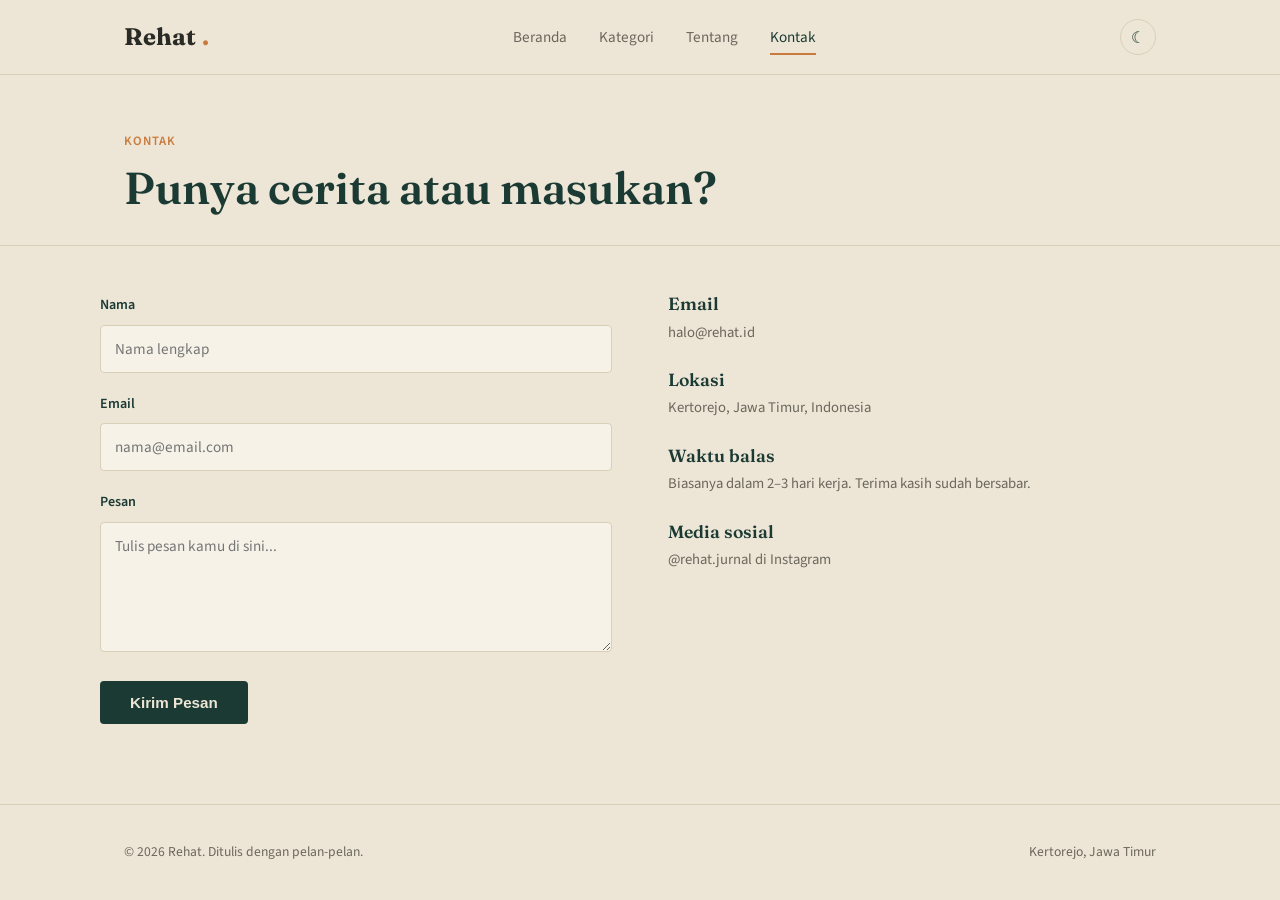
<file: contact.html>
<!DOCTYPE html>
<html lang="id">
<head>
<meta charset="UTF-8">
<meta name="viewport" content="width=device-width, initial-scale=1.0">
<title>Kontak — Rehat</title>
<style>
@import url('https://fonts.googleapis.com/css2?family=Fraunces:opsz,wght@9..144,400;9..144,600;9..144,700&family=Source+Sans+3:wght@400;500;600;700&display=swap');

:root{
  --ink:#1B3A34;
  --paper:#EDE6D6;
  --paper-light:#F6F2E8;
  --ochre:#C97A3D;
  --sage:#8FA68E;
  --line:#D8CFB8;
  --text:#2A2A26;
  --muted:#6B675C;
  --radius:4px;
  --maxw:1080px;
}

[data-theme="dark"]{
  --ink:#EDE6D6;
  --paper:#1B2321;
  --paper-light:#212B28;
  --ochre:#E19660;
  --sage:#8FA68E;
  --line:#33423D;
  --text:#EDE6D6;
  --muted:#A6A196;
}

*{box-sizing:border-box;margin:0;padding:0;}

html{scroll-behavior:smooth;}

body{
  background:var(--paper);
  color:var(--text);
  font-family:'Source Sans 3',sans-serif;
  line-height:1.6;
  transition:background .3s ease,color .3s ease;
}

h1,h2,h3,.display{
  font-family:'Fraunces',serif;
  color:var(--ink);
  font-weight:600;
  line-height:1.15;
}

a{color:inherit;text-decoration:none;}

img{max-width:100%;display:block;}

.wrap{max-width:var(--maxw);margin:0 auto;padding:0 24px;}

/* ===== NAVBAR ===== */
.navbar{
  border-bottom:1px solid var(--line);
  position:sticky;top:0;
  background:var(--paper);
  z-index:100;
}
.nav-inner{
  max-width:var(--maxw);margin:0 auto;padding:18px 24px;
  display:flex;align-items:center;justify-content:space-between;
}
.brand{
  font-family:'Fraunces',serif;font-size:1.5rem;font-weight:700;
  display:flex;align-items:baseline;gap:6px;
}
.brand span{color:var(--ochre);}
.nav-links{display:flex;gap:32px;align-items:center;}
.nav-links a{
  font-size:.95rem;color:var(--muted);
  position:relative;padding:4px 0;
}
.nav-links a:hover,.nav-links a.active{color:var(--ink);}
.nav-links a.active::after{
  content:"";position:absolute;left:0;bottom:-2px;width:100%;height:2px;background:var(--ochre);
}
.nav-actions{display:flex;align-items:center;gap:14px;}
.theme-toggle{
  border:1px solid var(--line);background:transparent;color:var(--ink);
  width:36px;height:36px;border-radius:50%;cursor:pointer;font-size:1rem;
  display:flex;align-items:center;justify-content:center;
}
.hamburger{display:none;flex-direction:column;gap:5px;background:none;border:none;cursor:pointer;}
.hamburger span{width:24px;height:2px;background:var(--ink);}

@media(max-width:768px){
  .nav-links{
    position:fixed;top:69px;left:0;right:0;background:var(--paper);
    flex-direction:column;padding:20px 24px;gap:18px;
    border-bottom:1px solid var(--line);
    transform:translateY(-150%);transition:transform .3s ease;
  }
  .nav-links.open{transform:translateY(0);}
  .hamburger{display:flex;}
}

/* ===== HERO ===== */
.hero{
  padding:72px 0 56px;border-bottom:1px solid var(--line);
}
.hero .eyebrow{
  color:var(--ochre);font-weight:600;letter-spacing:.08em;text-transform:uppercase;font-size:.8rem;
  display:block;margin-bottom:14px;
}
.hero h1{font-size:clamp(2.2rem,5vw,3.6rem);max-width:720px;}
.hero p{margin-top:18px;max-width:560px;color:var(--muted);font-size:1.1rem;}
.hero-search{
  margin-top:32px;display:flex;gap:0;max-width:480px;
  border:1px solid var(--ink);border-radius:var(--radius);overflow:hidden;
}
.hero-search input{
  flex:1;border:none;padding:12px 16px;background:var(--paper-light);color:var(--text);font-size:.95rem;
}
.hero-search input:focus{outline:none;}
.hero-search button{
  border:none;background:var(--ink);color:var(--paper);padding:0 20px;cursor:pointer;font-weight:600;
}

/* ===== LAYOUT: main + sidebar ===== */
.content-layout{
  display:grid;grid-template-columns:1fr 260px;gap:48px;padding:48px 0 80px;
}
@media(max-width:860px){.content-layout{grid-template-columns:1fr;}}

.section-label{
  font-size:.78rem;letter-spacing:.1em;text-transform:uppercase;color:var(--muted);
  border-bottom:1px solid var(--line);padding-bottom:10px;margin-bottom:24px;
}

/* ===== ARTICLE CARDS ===== */
.article-grid{display:grid;grid-template-columns:1fr;gap:0;}
.card{
  display:grid;grid-template-columns:180px 1fr;gap:20px;
  padding:26px 0;border-bottom:1px solid var(--line);
}
.card:first-child{padding-top:0;}
.card-img{
  width:100%;aspect-ratio:4/3;border-radius:var(--radius);overflow:hidden;background:var(--sage);
}
.card-img img{width:100%;height:100%;object-fit:cover;}
.card-meta{
  font-size:.78rem;color:var(--ochre);font-weight:600;text-transform:uppercase;letter-spacing:.06em;
  margin-bottom:8px;
}
.card h3{font-size:1.3rem;margin-bottom:8px;}
.card h3 a:hover{color:var(--ochre);}
.card p{color:var(--muted);font-size:.95rem;}
.card .date{color:var(--muted);font-size:.82rem;margin-top:10px;display:block;}

@media(max-width:560px){
  .card{grid-template-columns:110px 1fr;gap:14px;}
  .card h3{font-size:1.05rem;}
}

/* ===== SIDEBAR ===== */
.sidebar-block{margin-bottom:40px;}
.cat-list{list-style:none;}
.cat-list li{border-bottom:1px solid var(--line);}
.cat-list a{
  display:flex;justify-content:space-between;padding:11px 0;color:var(--text);font-size:.95rem;
}
.cat-list a:hover{color:var(--ochre);}
.cat-list .count{color:var(--muted);font-size:.82rem;}

.about-box{
  background:var(--paper-light);border:1px solid var(--line);border-radius:var(--radius);
  padding:22px;
}
.about-box img{width:56px;height:56px;border-radius:50%;object-fit:cover;margin-bottom:12px;}
.about-box p{font-size:.9rem;color:var(--muted);}

/* ===== FOOTER ===== */
footer{
  border-top:1px solid var(--line);padding:36px 0;
}
.footer-inner{
  display:flex;justify-content:space-between;align-items:center;flex-wrap:wrap;gap:12px;
  font-size:.85rem;color:var(--muted);
}

/* ===== PAGE HEADER (non-home pages) ===== */
.page-header{padding:56px 0 32px;border-bottom:1px solid var(--line);}
.page-header .eyebrow{
  color:var(--ochre);font-weight:600;letter-spacing:.08em;text-transform:uppercase;font-size:.8rem;
  display:block;margin-bottom:10px;
}
.page-header h1{font-size:clamp(2rem,4vw,2.8rem);}

/* ===== ARTICLE PAGE ===== */
.article-hero-img{
  width:100%;aspect-ratio:16/7;border-radius:var(--radius);overflow:hidden;margin:32px 0;background:var(--sage);
}
.article-hero-img img{width:100%;height:100%;object-fit:cover;}
.article-body{max-width:720px;margin:0 auto;padding:0 0 60px;}
.article-body .cat-tag{
  color:var(--ochre);font-weight:600;text-transform:uppercase;font-size:.78rem;letter-spacing:.06em;
}
.article-body h1{font-size:clamp(2rem,4.5vw,2.9rem);margin:14px 0 18px;}
.article-meta{
  display:flex;gap:18px;color:var(--muted);font-size:.88rem;padding-bottom:26px;border-bottom:1px solid var(--line);
  flex-wrap:wrap;
}
.article-content{font-size:1.08rem;padding-top:30px;}
.article-content p{margin-bottom:20px;color:var(--text);}
.article-content h2{font-size:1.5rem;margin:34px 0 14px;}
.article-content blockquote{
  border-left:3px solid var(--ochre);padding:6px 0 6px 20px;margin:26px 0;
  font-family:'Fraunces',serif;font-style:italic;font-size:1.2rem;color:var(--ink);
}
.reading-bar{
  position:fixed;top:0;left:0;height:3px;background:var(--ochre);width:0%;z-index:200;transition:width .1s ease;
}
.related{margin-top:56px;padding-top:32px;border-top:1px solid var(--line);}
.related h3{margin-bottom:20px;}
.related-grid{display:grid;grid-template-columns:repeat(3,1fr);gap:20px;}
@media(max-width:700px){.related-grid{grid-template-columns:1fr;}}
.related-card img{aspect-ratio:4/3;object-fit:cover;border-radius:var(--radius);margin-bottom:10px;}
.related-card h4{font-size:1rem;}

/* ===== CATEGORY PAGE ===== */
.filter-bar{display:flex;gap:10px;flex-wrap:wrap;padding:32px 0;}
.filter-btn{
  border:1px solid var(--line);background:transparent;color:var(--text);
  padding:8px 18px;border-radius:20px;cursor:pointer;font-size:.88rem;font-family:inherit;
}
.filter-btn.active,.filter-btn:hover{background:var(--ink);color:var(--paper);border-color:var(--ink);}
.cat-article-grid{
  display:grid;grid-template-columns:repeat(3,1fr);gap:26px;padding-bottom:70px;
}
@media(max-width:860px){.cat-article-grid{grid-template-columns:repeat(2,1fr);}}
@media(max-width:560px){.cat-article-grid{grid-template-columns:1fr;}}
.gcard{border:1px solid var(--line);border-radius:var(--radius);overflow:hidden;background:var(--paper-light);}
.gcard-img{aspect-ratio:4/3;background:var(--sage);}
.gcard-img img{width:100%;height:100%;object-fit:cover;}
.gcard-body{padding:16px;}
.gcard-body h4{font-size:1.05rem;margin-bottom:6px;}
.gcard-body p{font-size:.85rem;color:var(--muted);}
.hidden{display:none !important;}

/* ===== ABOUT PAGE ===== */
.about-hero{display:grid;grid-template-columns:220px 1fr;gap:40px;padding:48px 0;align-items:start;}
.about-hero img{border-radius:50%;aspect-ratio:1;object-fit:cover;}
@media(max-width:700px){.about-hero{grid-template-columns:1fr;}.about-hero img{width:140px;}}
.timeline{padding:40px 0 70px;}
.tl-item{
  display:grid;grid-template-columns:100px 1fr;gap:24px;padding:22px 0;border-bottom:1px solid var(--line);
}
.tl-item .yr{font-family:'Fraunces',serif;font-weight:600;color:var(--ochre);}
.values-grid{display:grid;grid-template-columns:repeat(3,1fr);gap:28px;padding-bottom:70px;}
@media(max-width:700px){.values-grid{grid-template-columns:1fr;}}
.value-card{border-top:2px solid var(--ochre);padding-top:16px;}

/* ===== CONTACT PAGE ===== */
.contact-layout{display:grid;grid-template-columns:1fr 1fr;gap:56px;padding:48px 0 80px;}
@media(max-width:800px){.contact-layout{grid-template-columns:1fr;}}
.form-group{margin-bottom:20px;}
.form-group label{display:block;font-size:.88rem;font-weight:600;margin-bottom:8px;color:var(--ink);}
.form-group input,.form-group textarea{
  width:100%;border:1px solid var(--line);background:var(--paper-light);color:var(--text);
  padding:12px 14px;border-radius:var(--radius);font-family:inherit;font-size:.95rem;
}
.form-group input:focus,.form-group textarea:focus{outline:2px solid var(--ochre);outline-offset:1px;}
.form-group textarea{resize:vertical;min-height:130px;}
.error-msg{color:#B3452C;font-size:.8rem;margin-top:6px;display:none;}
.form-group.error input,.form-group.error textarea{border-color:#B3452C;}
.form-group.error .error-msg{display:block;}
.btn-submit{
  background:var(--ink);color:var(--paper);border:none;padding:13px 30px;border-radius:var(--radius);
  font-weight:600;cursor:pointer;font-size:.95rem;
}
.btn-submit:hover{background:var(--ochre);}
.success-msg{
  background:var(--sage);color:#12241f;padding:16px 18px;border-radius:var(--radius);margin-top:18px;display:none;font-size:.9rem;
}
.info-block{margin-bottom:26px;}
.info-block h3{font-size:1.1rem;margin-bottom:6px;}
.info-block p{color:var(--muted);font-size:.92rem;}

</style>
</head>
<body>

<nav class="navbar">
  <div class="nav-inner">
    <a href="index.html" class="brand">Rehat<span>.</span></a>
    <div class="nav-links">
      <a href="index.html">Beranda</a>
      <a href="category.html">Kategori</a>
      <a href="about.html">Tentang</a>
      <a href="contact.html" class="active">Kontak</a>
    </div>
    <div class="nav-actions">
      <button class="theme-toggle" aria-label="Ganti tema">☾</button>
      <button class="hamburger" aria-label="Menu"><span></span><span></span><span></span></button>
    </div>
  </div>
</nav>

<header class="page-header">
  <div class="wrap">
    <span class="eyebrow">Kontak</span>
    <h1>Punya cerita atau masukan?</h1>
  </div>
</header>

<div class="wrap contact-layout">
  <div>
    <form id="contactForm" novalidate>
      <div class="form-group" id="nameGroup">
        <label for="name">Nama</label>
        <input type="text" id="name" placeholder="Nama lengkap">
        <span class="error-msg">Nama wajib diisi, minimal 2 karakter.</span>
      </div>
      <div class="form-group" id="emailGroup">
        <label for="email">Email</label>
        <input type="email" id="email" placeholder="nama@email.com">
        <span class="error-msg">Masukkan alamat email yang valid.</span>
      </div>
      <div class="form-group" id="messageGroup">
        <label for="message">Pesan</label>
        <textarea id="message" placeholder="Tulis pesan kamu di sini..."></textarea>
        <span class="error-msg">Pesan wajib diisi, minimal 10 karakter.</span>
      </div>
      <button type="submit" class="btn-submit">Kirim Pesan</button>
      <div class="success-msg" id="successMsg">Terima kasih! Pesan kamu sudah terkirim.</div>
    </form>
  </div>

  <div>
    <div class="info-block">
      <h3>Email</h3>
      <p>halo@rehat.id</p>
    </div>
    <div class="info-block">
      <h3>Lokasi</h3>
      <p>Kertorejo, Jawa Timur, Indonesia</p>
    </div>
    <div class="info-block">
      <h3>Waktu balas</h3>
      <p>Biasanya dalam 2–3 hari kerja. Terima kasih sudah bersabar.</p>
    </div>
    <div class="info-block">
      <h3>Media sosial</h3>
      <p>@rehat.jurnal di Instagram</p>
    </div>
  </div>
</div>

<footer>
  <div class="wrap footer-inner">
    <span>© 2026 Rehat. Ditulis dengan pelan-pelan.</span>
    <span>Kertorejo, Jawa Timur</span>
  </div>
</footer>

<script>
// ===== Hamburger menu =====
document.addEventListener('DOMContentLoaded', () => {
  const hamburger = document.querySelector('.hamburger');
  const navLinks = document.querySelector('.nav-links');
  if (hamburger && navLinks) {
    hamburger.addEventListener('click', () => {
      navLinks.classList.toggle('open');
    });
    navLinks.querySelectorAll('a').forEach(a => {
      a.addEventListener('click', () => navLinks.classList.remove('open'));
    });
  }

  // ===== Theme toggle =====
  const themeBtn = document.querySelector('.theme-toggle');
  const root = document.documentElement;
  const saved = localStorage.getItem('rehat-theme');
  if (saved === 'dark') {
    root.setAttribute('data-theme', 'dark');
    if (themeBtn) themeBtn.textContent = '☀';
  }
  if (themeBtn) {
    themeBtn.addEventListener('click', () => {
      const isDark = root.getAttribute('data-theme') === 'dark';
      if (isDark) {
        root.removeAttribute('data-theme');
        localStorage.setItem('rehat-theme', 'light');
        themeBtn.textContent = '☾';
      } else {
        root.setAttribute('data-theme', 'dark');
        localStorage.setItem('rehat-theme', 'dark');
        themeBtn.textContent = '☀';
      }
    });
  }

  // ===== Live search on homepage =====
  const searchInput = document.querySelector('.hero-search input');
  if (searchInput) {
    searchInput.addEventListener('input', (e) => {
      const q = e.target.value.toLowerCase().trim();
      document.querySelectorAll('.card').forEach(card => {
        const title = card.querySelector('h3').textContent.toLowerCase();
        const excerpt = card.querySelector('p').textContent.toLowerCase();
        card.style.display = (title.includes(q) || excerpt.includes(q)) ? 'grid' : 'none';
      });
    });
  }
});

</script>
<script>
  const form = document.getElementById('contactForm');
  const successMsg = document.getElementById('successMsg');

  function setError(groupId, hasError) {
    document.getElementById(groupId).classList.toggle('error', hasError);
  }

  form.addEventListener('submit', (e) => {
    e.preventDefault();
    successMsg.style.display = 'none';

    const name = document.getElementById('name').value.trim();
    const email = document.getElementById('email').value.trim();
    const message = document.getElementById('message').value.trim();
    const emailRegex = /^[^\s@]+@[^\s@]+\.[^\s@]+$/;

    let valid = true;

    if (name.length < 2) { setError('nameGroup', true); valid = false; }
    else setError('nameGroup', false);

    if (!emailRegex.test(email)) { setError('emailGroup', true); valid = false; }
    else setError('emailGroup', false);

    if (message.length < 10) { setError('messageGroup', true); valid = false; }
    else setError('messageGroup', false);

    if (valid) {
      successMsg.style.display = 'block';
      form.reset();
    }
  });
</script>
</body>
</html>
</file>
